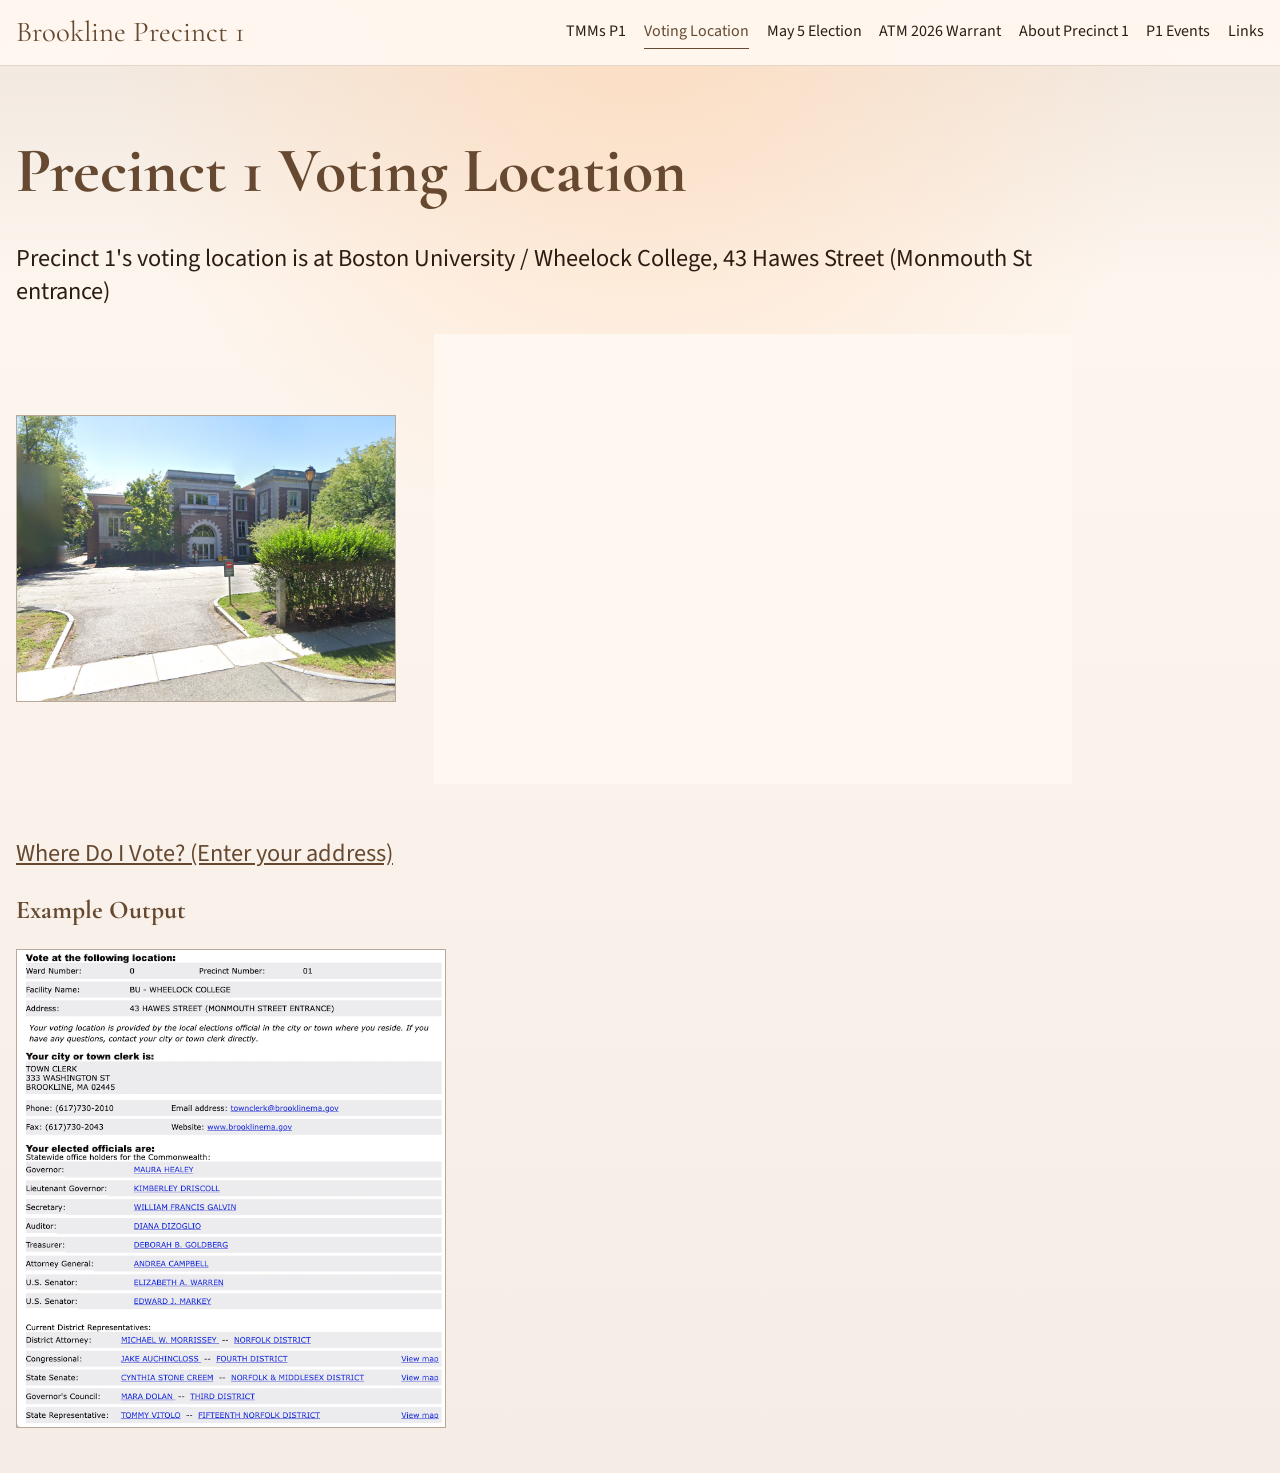
<file: election-information.html>
<!doctype html>
<html lang="en">
  <head>
    <meta charset="utf-8" />
    <meta name="viewport" content="width=device-width, initial-scale=1" />
    <title>Precinct 1 Voting Location | Brookline Precinct 1</title>
    <meta
      name="description"
      content="Voting and election information for Brookline Precinct 1."
    />
    <link rel="preconnect" href="https://fonts.googleapis.com" />
    <link rel="preconnect" href="https://fonts.gstatic.com" crossorigin />
    <link
      href="https://fonts.googleapis.com/css2?family=Cormorant+Garamond:wght@500;600;700&family=Source+Sans+3:wght@400;600;700&display=swap"
      rel="stylesheet"
    />
    <link rel="stylesheet" href="styles.css" />
    <script src="script.js" defer></script>
  </head>
  <body>
    <header class="site-header">
      <div class="site-header__inner">
        <a class="site-brand" href="index.html">
          <span class="site-brand__name">Brookline Precinct 1</span>
        </a>
        <button
          class="menu-toggle"
          type="button"
          data-menu-toggle
          aria-expanded="false"
          aria-controls="site-nav"
        >
          Menu
        </button>
        <nav class="site-nav" id="site-nav" data-site-nav aria-label="Primary">
          <a data-nav-link href="tmms.html">TMMs P1</a>
          <a data-nav-link href="election-information.html">Voting Location</a>
          <a data-nav-link href="may-2026-election.html">May 5 Election</a>
          <a data-nav-link href="warrant-may-2026.html">ATM 2026 Warrant</a>
          <a data-nav-link href="about.html">About Precinct 1</a>
          <a data-nav-link href="events.html">P1 Events</a>
          <a data-nav-link href="links.html">Links</a>
        </nav>
      </div>
    </header>

    <main>
      <section class="page-hero page-hero--compact">
        <div class="page-hero__copy">
          <h1>Precinct 1 Voting Location</h1>
        </div>
      </section>

      <section class="page-section election-page">
        <div class="election-page__content">
          <p class="election-page__location">
            Precinct 1's voting location is at Boston University / Wheelock
            College, 43 Hawes Street (Monmouth St entrance)
          </p>
          <div class="election-page__photo-grid">
            <figure class="election-page__photo">
              <img
                src="assets/43Hawes_MonmouthEntrance.png"
                alt="Entrance to the voting location at 43 Hawes Street on Monmouth Street."
              />
            </figure>
            <div class="election-page__map">
              <iframe
                src="https://www.google.com/maps/embed?pb=!1m18!1m12!1m3!1d10805.109341849777!2d-71.11199498696968!3d42.34375093600959!2m3!1f0!2f0!3f0!3m2!1i1024!2i768!4f13.1!3m3!1m2!1s0x89e379ed649036eb%3A0xe26d6ed14a8fbedd!2s43%20Hawes%20St%2C%20Brookline%2C%20MA%2002446!5e1!3m2!1sen!2sus!4v1774910407053!5m2!1sen!2sus"
                title="Map of 43 Hawes Street, Brookline, Massachusetts"
                width="600"
                height="450"
                style="border: 0"
                allowfullscreen=""
                loading="lazy"
                referrerpolicy="no-referrer-when-downgrade"
              ></iframe>
            </div>
          </div>
          <p class="election-page__where-link election-page__where-link--lookup">
            <a href="https://www.sec.state.ma.us/WhereDoIVoteMA">Where Do I Vote? (Enter your address)</a>
          </p>
          <h2 class="election-page__example-heading">Example Output</h2>
          <figure class="election-page__example">
            <img
              src="assets/P1 election info.png"
              alt="Example output showing Precinct 1 election information lookup results."
            />
          </figure>
        </div>
      </section>
    </main>
  </body>
</html>
</file>
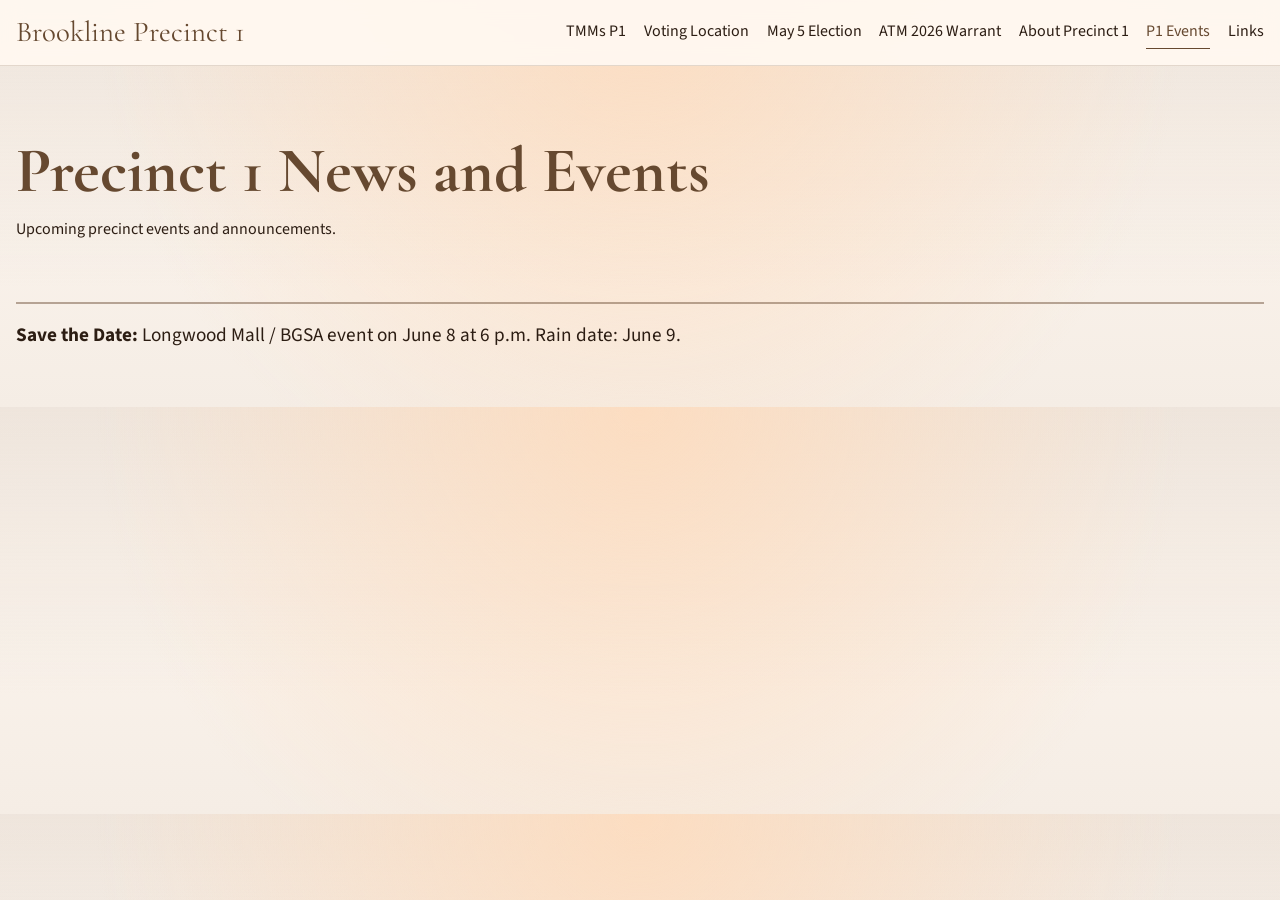
<file: events.html>
<!doctype html>
<html lang="en">
  <head>
    <meta charset="utf-8" />
    <meta name="viewport" content="width=device-width, initial-scale=1" />
    <title>Precinct 1 News and Events | Brookline Precinct 1</title>
    <meta name="description" content="Precinct 1 news and event information for Brookline residents." />
    <link rel="preconnect" href="https://fonts.googleapis.com" />
    <link rel="preconnect" href="https://fonts.gstatic.com" crossorigin />
    <link
      href="https://fonts.googleapis.com/css2?family=Cormorant+Garamond:wght@500;600;700&family=Source+Sans+3:wght@400;600;700&display=swap"
      rel="stylesheet"
    />
    <link rel="stylesheet" href="styles.css" />
    <script src="script.js" defer></script>
  </head>
  <body>
    <header class="site-header">
      <div class="site-header__inner">
        <a class="site-brand" href="index.html">
          <span class="site-brand__name">Brookline Precinct 1</span>
        </a>
        <button class="menu-toggle" type="button" data-menu-toggle aria-expanded="false" aria-controls="site-nav">
          Menu
        </button>
        <nav class="site-nav" id="site-nav" data-site-nav aria-label="Primary">
          <a data-nav-link href="tmms.html">TMMs P1</a>
          <a data-nav-link href="election-information.html">Voting Location</a>
          <a data-nav-link href="may-2026-election.html">May 5 Election</a>
          <a data-nav-link href="warrant-may-2026.html">ATM 2026 Warrant</a>
          <a data-nav-link href="about.html">About Precinct 1</a>
          <a data-nav-link href="events.html">P1 Events</a>
          <a data-nav-link href="links.html">Links</a>
        </nav>
      </div>
    </header>

    <main>
      <section class="page-hero">
        <div class="page-hero__copy">
          <h1>Precinct 1 News and Events</h1>
          <p>Upcoming precinct events and announcements.</p>
        </div>
      </section>

      <section class="page-section">
        <div class="directory-grid">
          <section class="directory-group events-page__listing">
            <ul>
              <li>
                <strong>Save the Date:</strong> Longwood Mall / BGSA event on
                June 8 at 6 p.m.
                Rain date: June 9.
              </li>
            </ul>
          </section>
        </div>
      </section>
    </main>
  </body>
</html>
</file>
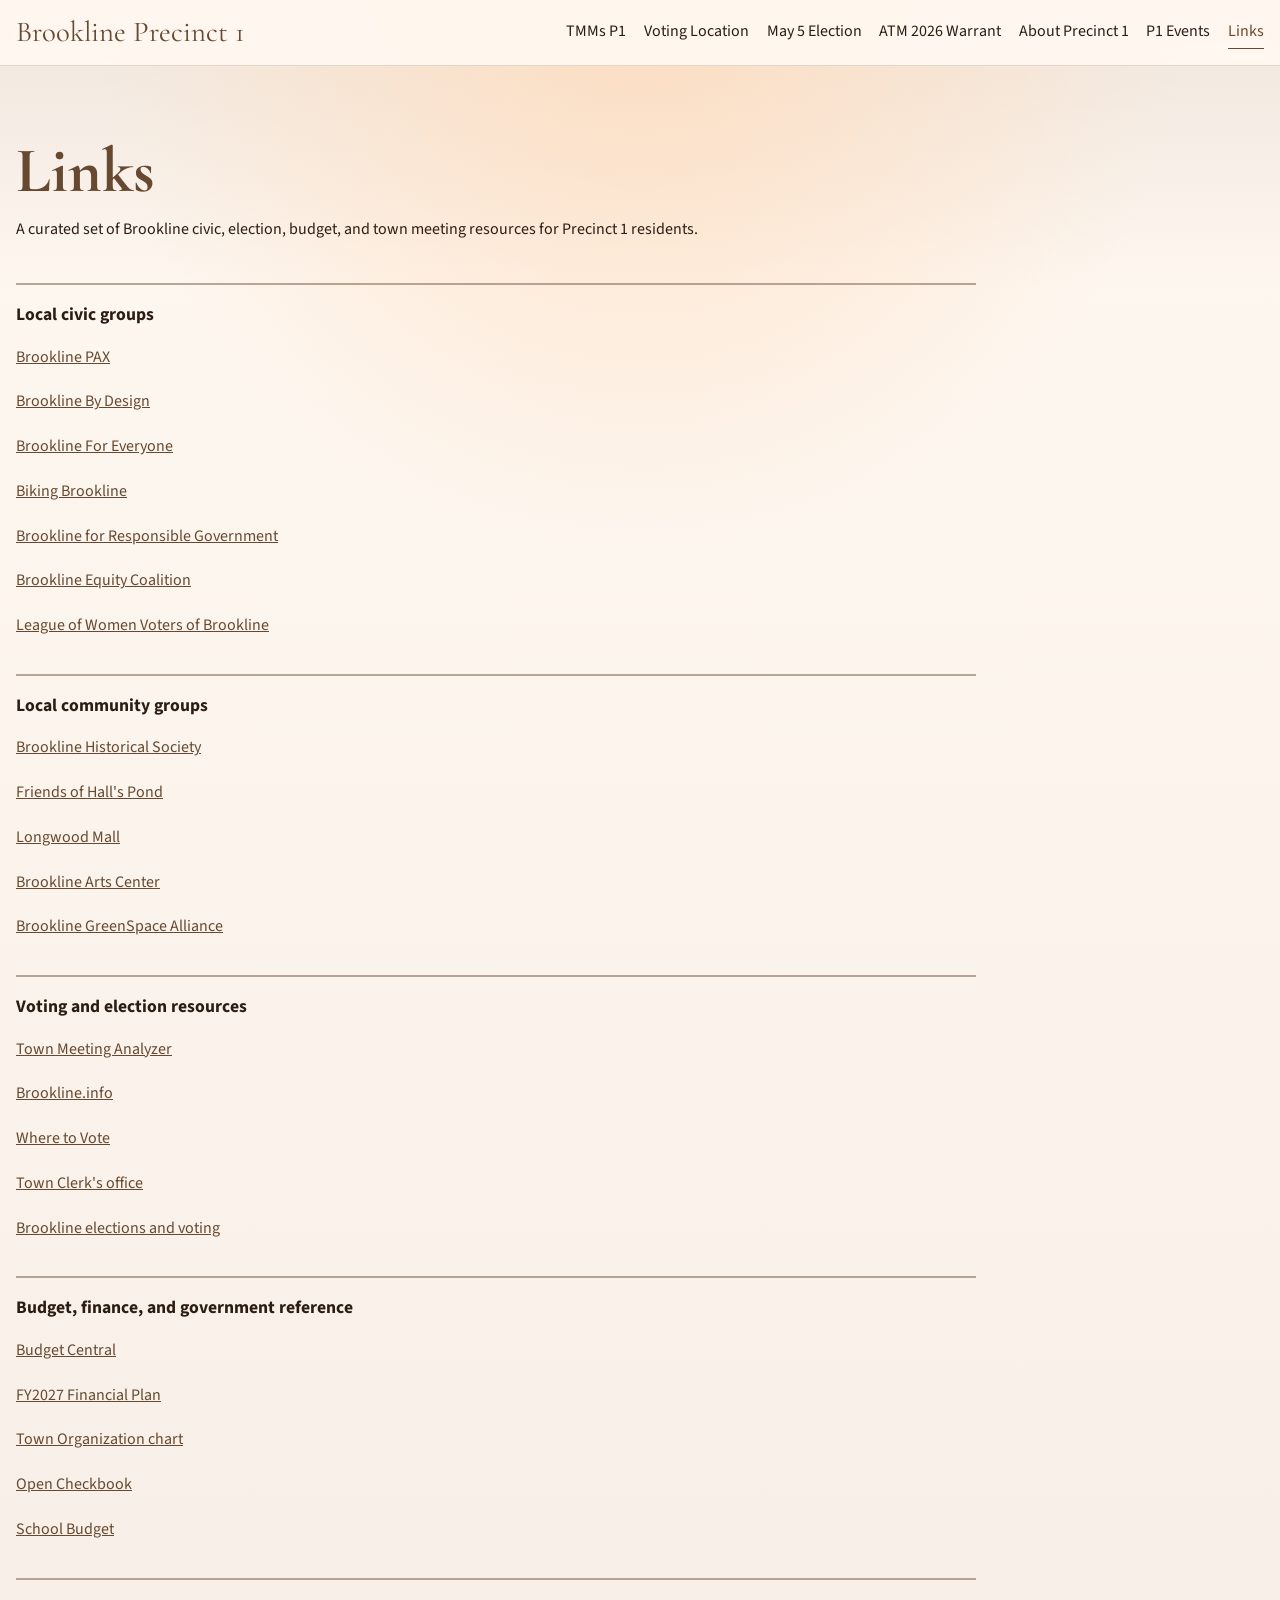
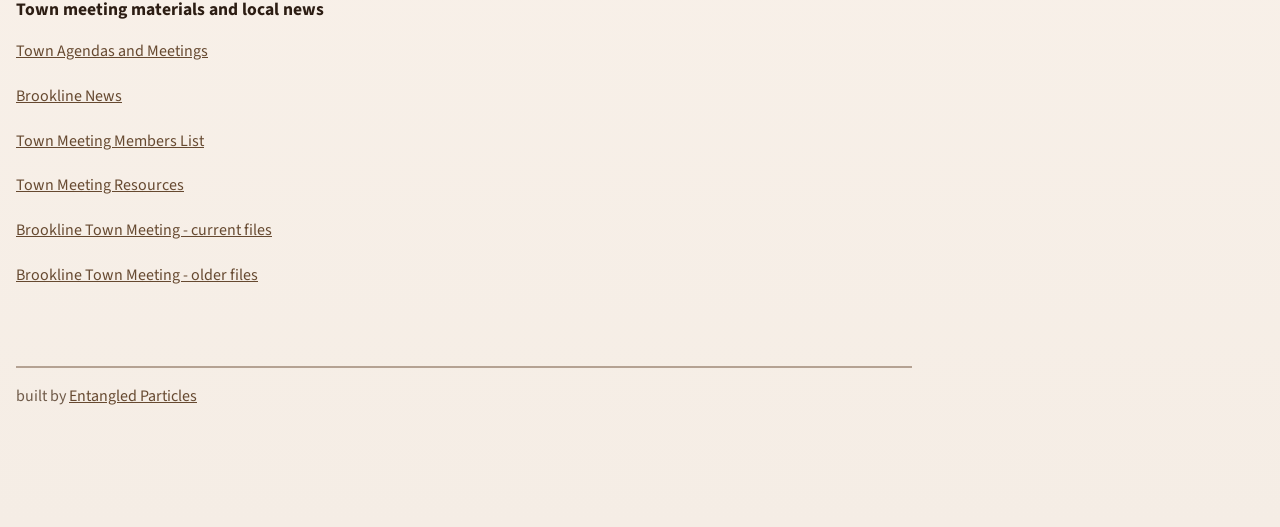
<file: links.html>
<!doctype html>
<html lang="en">
  <head>
    <meta charset="utf-8" />
    <meta name="viewport" content="width=device-width, initial-scale=1" />
    <title>Links | Brookline Precinct 1</title>
    <meta
      name="description"
      content="Local civic and reference links for Brookline Precinct 1."
    />
    <link rel="preconnect" href="https://fonts.googleapis.com" />
    <link rel="preconnect" href="https://fonts.gstatic.com" crossorigin />
    <link
      href="https://fonts.googleapis.com/css2?family=Cormorant+Garamond:wght@500;600;700&family=Source+Sans+3:wght@400;600;700&display=swap"
      rel="stylesheet"
    />
    <link rel="stylesheet" href="styles.css" />
    <script src="script.js" defer></script>
  </head>
  <body class="page-links">
    <header class="site-header">
      <div class="site-header__inner">
        <a class="site-brand" href="index.html">
          <span class="site-brand__name">Brookline Precinct 1</span>
        </a>
        <button
          class="menu-toggle"
          type="button"
          data-menu-toggle
          aria-expanded="false"
          aria-controls="site-nav"
        >
          Menu
        </button>
        <nav class="site-nav" id="site-nav" data-site-nav aria-label="Primary">
          <a data-nav-link href="tmms.html">TMMs P1</a>
          <a data-nav-link href="election-information.html">Voting Location</a>
          <a data-nav-link href="may-2026-election.html">May 5 Election</a>
          <a data-nav-link href="warrant-may-2026.html">ATM 2026 Warrant</a>
          <a data-nav-link href="about.html">About Precinct 1</a>
          <a data-nav-link href="events.html">P1 Events</a>
          <a data-nav-link href="links.html">Links</a>
        </nav>
      </div>
    </header>

    <main>
      <section class="page-hero">
        <div class="page-hero__copy">
          <h1>Links</h1>
          <p>
            A curated set of Brookline civic, election, budget, and town meeting
            resources for Precinct 1 residents.
          </p>
        </div>
      </section>

      <section class="page-section">
        <div class="directory-grid">
          <section class="directory-group">
            <h2>Local civic groups</h2>
            <ul>
              <li><a href="https://brooklinepax.wordpress.com/">Brookline PAX</a></li>
              <li><a href="https://www.brooklinebydesign.com/">Brookline By Design</a></li>
              <li><a href="https://www.brooklineforeveryone.com/">Brookline For Everyone</a></li>
              <li><a href="https://www.bikingbrookline.org/">Biking Brookline</a></li>
              <li><a href="https://www.responsiblebrookline.com/">Brookline for Responsible Government</a></li>
              <li><a href="https://www.brooklineequitycoalition.org/">Brookline Equity Coalition</a></li>
              <li><a href="https://my.lwv.org/massachusetts/brookline">League of Women Voters of Brookline</a></li>
            </ul>
          </section>

          <section class="directory-group">
            <h2>Local community groups</h2>
            <ul>
              <li><a href="https://brooklinehistoricalsociety.org/">Brookline Historical Society</a></li>
              <li><a href="https://friendsofhallspond.org/">Friends of Hall's Pond</a></li>
              <li><a href="https://longwoodmall.org/">Longwood Mall</a></li>
              <li><a href="https://brooklineartscenter.org/">Brookline Arts Center</a></li>
              <li><a href="https://brooklinegreenspace.org/">Brookline GreenSpace Alliance</a></li>
            </ul>
          </section>

          <section class="directory-group">
            <h2>Voting and election resources</h2>
            <ul>
              <li><a href="https://millxing.github.io/TM/TMMvotes.html">Town Meeting Analyzer</a></li>
              <li><a href="https://brookline.info/">Brookline.info</a></li>
              <li><a href="https://www.sec.state.ma.us/WhereDoIVoteMA">Where to Vote</a></li>
              <li><a href="https://www.brooklinema.gov/131/Town-Clerk">Town Clerk's office</a></li>
              <li><a href="https://www.brooklinema.gov/137/Elections-Voting">Brookline elections and voting</a></li>
            </ul>
          </section>

          <section class="directory-group">
            <h2>Budget, finance, and government reference</h2>
            <ul>
              <li><a href="https://www.brooklinema.gov/851/Budget-Central">Budget Central</a></li>
              <li>
                <a
                  href="https://stories.opengov.com/brooklinema/5cf061e0-65c6-428e-be0f-fee5a4848e8f/published/mpRiIYj5M?currentPageId=TOC"
                >
                  FY2027 Financial Plan
                </a>
              </li>
              <li>
                <a
                  href="https://www.brooklinema.gov/DocumentCenter/View/3327/Town-of-Brookline-Organizational-Chart?bidId="
                >
                  Town Organization chart
                </a>
              </li>
              <li><a href="https://stories.opengov.com/brooklinema/published/3gE577bjs">Open Checkbook</a></li>
              <li><a href="https://brooklinema.portal.civicclerk.com/event/14954/files/attachment/10857">School Budget</a></li>
            </ul>
          </section>

          <section class="directory-group">
            <h2>Town meeting materials and local news</h2>
            <ul>
              <li><a href="https://brooklinema.portal.civicclerk.com/">Town Agendas and Meetings</a></li>
              <li><a href="https://brookline.news/">Brookline News</a></li>
              <li><a href="https://www.brooklinema.gov/FormCenter/Town-Meeting-28/Download-List-142">Town Meeting Members List</a></li>
              <li><a href="https://www.brooklinema.gov/3886/Town-Meeting-Resources">Town Meeting Resources</a></li>
              <li><a href="https://www.brooklinema.gov/3599/Current-Town-Meeting-Files">Brookline Town Meeting - current files</a></li>
              <li><a href="https://www.brooklinema.gov/3884/Older-Town-Meeting-Files">Brookline Town Meeting - older files</a></li>
            </ul>
          </section>
        </div>
      </section>

      <section class="page-section page-section--no-divider">
        <p class="page-note">
          built by <a href="https://www.entangledparticles.xyz/">Entangled Particles</a>
        </p>
      </section>
    </main>

    <footer class="site-footer"></footer>
  </body>
</html>
</file>
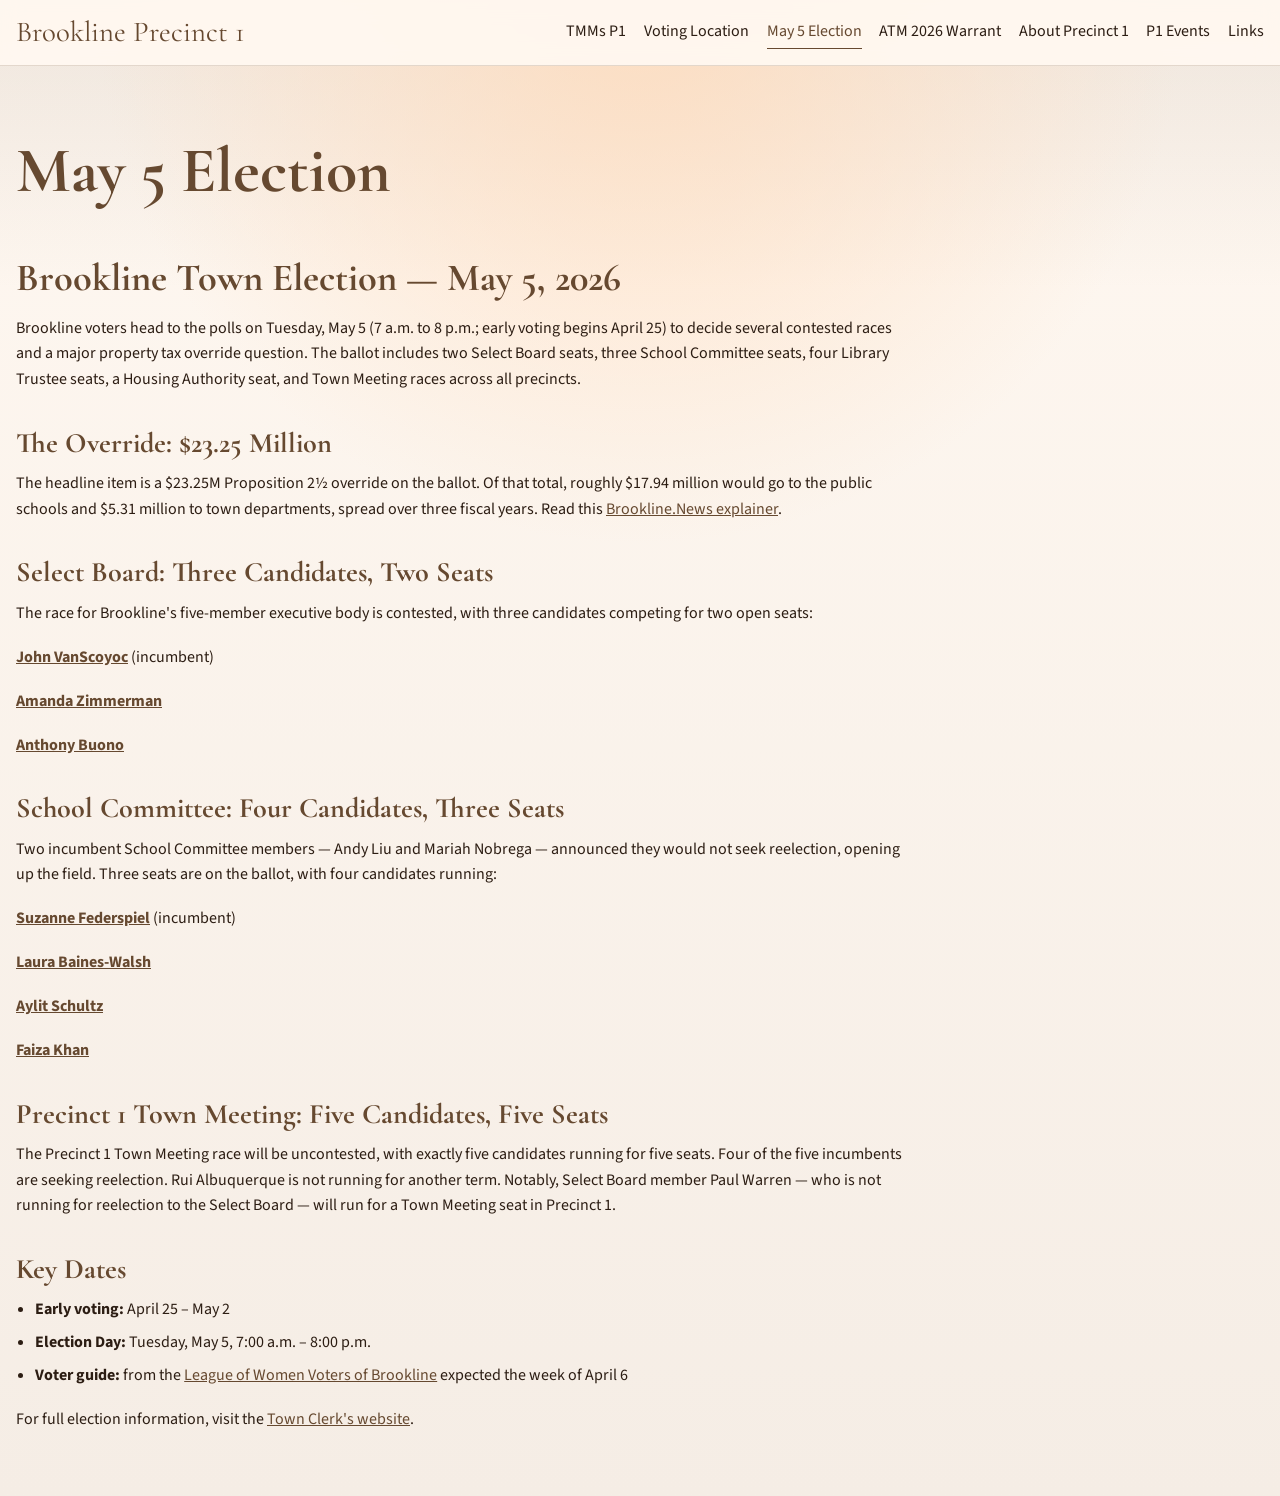
<file: may-2026-election.html>
<!doctype html>
<html lang="en">
  <head>
    <meta charset="utf-8" />
    <meta name="viewport" content="width=device-width, initial-scale=1" />
    <title>May 5 Election | Brookline Precinct 1</title>
    <meta
      name="description"
      content="May 2026 election information for Brookline Precinct 1."
    />
    <link rel="preconnect" href="https://fonts.googleapis.com" />
    <link rel="preconnect" href="https://fonts.gstatic.com" crossorigin />
    <link
      href="https://fonts.googleapis.com/css2?family=Cormorant+Garamond:wght@500;600;700&family=Source+Sans+3:wght@400;600;700&display=swap"
      rel="stylesheet"
    />
    <link rel="stylesheet" href="styles.css" />
    <script src="script.js" defer></script>
  </head>
  <body>
    <header class="site-header">
      <div class="site-header__inner">
        <a class="site-brand" href="index.html">
          <span class="site-brand__name">Brookline Precinct 1</span>
        </a>
        <button
          class="menu-toggle"
          type="button"
          data-menu-toggle
          aria-expanded="false"
          aria-controls="site-nav"
        >
          Menu
        </button>
        <nav class="site-nav" id="site-nav" data-site-nav aria-label="Primary">
          <a data-nav-link href="tmms.html">TMMs P1</a>
          <a data-nav-link href="election-information.html">Voting Location</a>
          <a data-nav-link href="may-2026-election.html">May 5 Election</a>
          <a data-nav-link href="warrant-may-2026.html">ATM 2026 Warrant</a>
          <a data-nav-link href="about.html">About Precinct 1</a>
          <a data-nav-link href="events.html">P1 Events</a>
          <a data-nav-link href="links.html">Links</a>
        </nav>
      </div>
    </header>

    <main>
      <section class="page-hero">
        <div class="page-hero__copy">
          <h1>May 5 Election</h1>
        </div>
      </section>

      <section class="page-section page-section--tight-top">
        <article class="prose-content">
          <h2>Brookline Town Election — May 5, 2026</h2>
          <p>
            Brookline voters head to the polls on Tuesday, May 5 (7 a.m. to 8 p.m.;
            early voting begins April 25) to decide several contested races and a
            major property tax override question. The ballot includes two Select
            Board seats, three School Committee seats, four Library Trustee seats,
            a Housing Authority seat, and Town Meeting races across all precincts.
          </p>

          <h3>The Override: $23.25 Million</h3>
          <p>
            The headline item is a $23.25M Proposition 2&#189; override on the
            ballot. Of that total, roughly $17.94 million would go to the public
            schools and $5.31 million to town departments, spread over three
            fiscal years.
            Read this
            <a href="https://brookline.news/explainer-answering-your-questions-about-brooklines-tax-override/">Brookline.News explainer</a>.
          </p>

          <h3>Select Board: Three Candidates, Two Seats</h3>
          <p>
            The race for Brookline's five-member executive body is contested, with
            three candidates competing for two open seats:
          </p>
          <p>
            <strong><a href="https://www.johnvanscoyoc.com/">John VanScoyoc</a></strong>
            (incumbent)
          </p>
          <p>
            <strong><a href="https://www.amandaforbrookline.com/">Amanda Zimmerman</a></strong>
          </p>
          <p>
            <strong><a href="https://anthonybuono4brookline.com/">Anthony Buono</a></strong>
          </p>

          <h3>School Committee: Four Candidates, Three Seats</h3>
          <p>
            Two incumbent School Committee members — Andy Liu and Mariah Nobrega —
            announced they would not seek reelection, opening up the field. Three
            seats are on the ballot, with four candidates running:
          </p>
          <p>
            <strong><a href="https://www.suzanne4schoolcommittee.org/">Suzanne Federspiel</a></strong>
            (incumbent)
          </p>
          <p>
            <strong><a href="https://www.lauraforschoolcommittee.com/">Laura Baines-Walsh</a></strong>
          </p>
          <p>
            <strong><a href="https://aylitschultz.com/">Aylit Schultz</a></strong>
          </p>
          <p>
            <strong><a href="https://www.facebook.com/faiza4brooklineschools/">Faiza Khan</a></strong>
          </p>

          <h3>Precinct 1 Town Meeting: Five Candidates, Five Seats</h3>
          <p>
            The Precinct 1 Town Meeting race will be uncontested, with exactly
            five candidates running for five seats. Four of the five incumbents
            are seeking reelection. Rui Albuquerque is not running for another
            term. Notably, Select Board member Paul Warren — who is not running
            for reelection to the Select Board — will run for a Town Meeting seat
            in Precinct 1.
          </p>

          <h3>Key Dates</h3>
          <ul>
            <li><strong>Early voting:</strong> April 25 – May 2</li>
            <li><strong>Election Day:</strong> Tuesday, May 5, 7:00 a.m. – 8:00 p.m.</li>
            <li>
              <strong>Voter guide:</strong> from the
              <a href="https://my.lwv.org/massachusetts/brookline">League of Women Voters of Brookline</a>
              expected the week of April 6
            </li>
          </ul>

          <p>
            For full election information, visit the
            <a href="https://www.brooklinema.gov/138/Election-Information">Town Clerk's website</a>.
          </p>
        </article>
      </section>
    </main>
  </body>
</html>
</file>
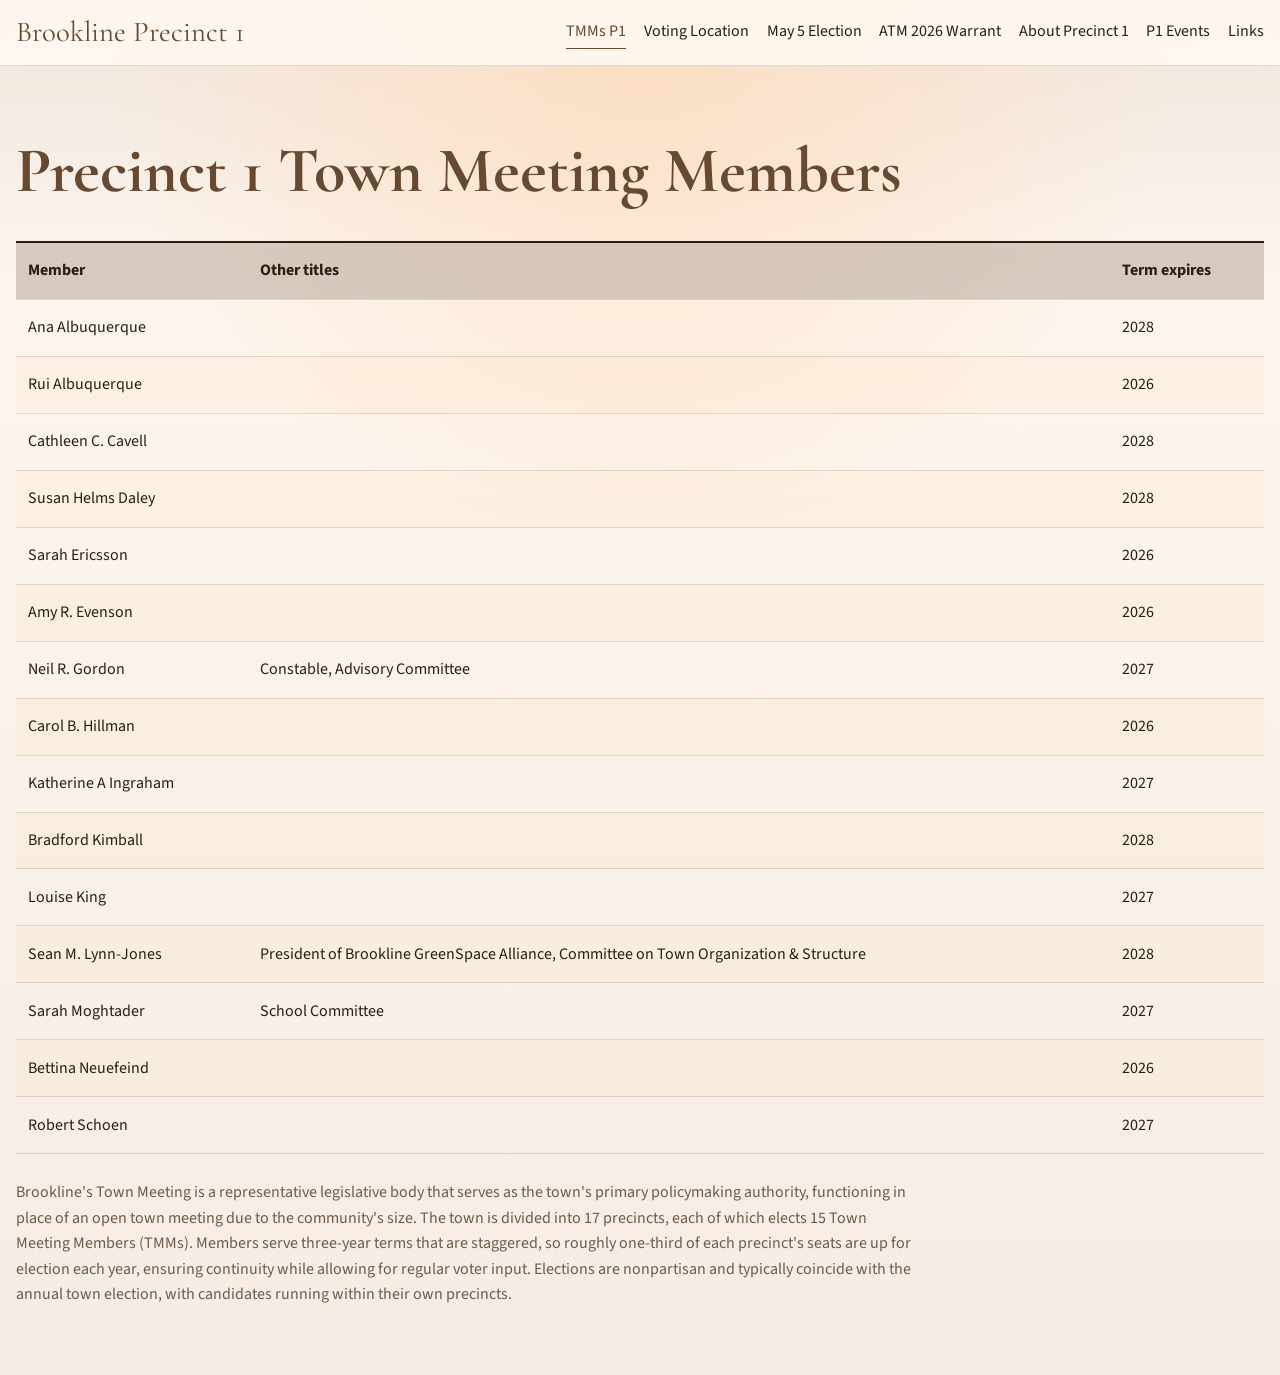
<file: tmms.html>
<!doctype html>
<html lang="en">
  <head>
    <meta charset="utf-8" />
    <meta name="viewport" content="width=device-width, initial-scale=1" />
    <title>TMMs P1 | Brookline Precinct 1</title>
    <meta
      name="description"
      content="Town Meeting Members for Brookline Precinct 1."
    />
    <link rel="preconnect" href="https://fonts.googleapis.com" />
    <link rel="preconnect" href="https://fonts.gstatic.com" crossorigin />
    <link
      href="https://fonts.googleapis.com/css2?family=Cormorant+Garamond:wght@500;600;700&family=Source+Sans+3:wght@400;600;700&display=swap"
      rel="stylesheet"
    />
    <link rel="stylesheet" href="styles.css" />
    <script src="script.js" defer></script>
  </head>
  <body>
    <header class="site-header">
      <div class="site-header__inner">
        <a class="site-brand" href="index.html">
          <span class="site-brand__name">Brookline Precinct 1</span>
        </a>
        <button
          class="menu-toggle"
          type="button"
          data-menu-toggle
          aria-expanded="false"
          aria-controls="site-nav"
        >
          Menu
        </button>
        <nav class="site-nav" id="site-nav" data-site-nav aria-label="Primary">
          <a data-nav-link href="tmms.html">TMMs P1</a>
          <a data-nav-link href="election-information.html">Voting Location</a>
          <a data-nav-link href="may-2026-election.html">May 5 Election</a>
          <a data-nav-link href="warrant-may-2026.html">ATM 2026 Warrant</a>
          <a data-nav-link href="about.html">About Precinct 1</a>
          <a data-nav-link href="events.html">P1 Events</a>
          <a data-nav-link href="links.html">Links</a>
        </nav>
      </div>
    </header>

    <main>
      <section class="page-hero page-hero--compact">
        <div class="page-hero__copy">
          <h1>Precinct 1 Town Meeting Members</h1>
        </div>
      </section>

      <section class="page-section page-section--no-divider page-section--tight-top">
        <table class="member-table">
          <thead>
            <tr>
              <th scope="col">Member</th>
              <th scope="col">Other titles</th>
              <th scope="col">Term expires</th>
            </tr>
          </thead>
          <tbody>
            <tr><td>Ana Albuquerque</td><td></td><td>2028</td></tr>
            <tr><td>Rui Albuquerque</td><td></td><td>2026</td></tr>
            <tr><td>Cathleen C. Cavell</td><td></td><td>2028</td></tr>
            <tr><td>Susan Helms Daley</td><td></td><td>2028</td></tr>
            <tr><td>Sarah Ericsson</td><td></td><td>2026</td></tr>
            <tr><td>Amy R. Evenson</td><td></td><td>2026</td></tr>
            <tr><td>Neil R. Gordon</td><td>Constable, Advisory Committee</td><td>2027</td></tr>
            <tr><td>Carol B. Hillman</td><td></td><td>2026</td></tr>
            <tr><td>Katherine A Ingraham</td><td></td><td>2027</td></tr>
            <tr><td>Bradford Kimball</td><td></td><td>2028</td></tr>
            <tr><td>Louise King</td><td></td><td>2027</td></tr>
            <tr><td>Sean M. Lynn-Jones</td><td>President of Brookline GreenSpace Alliance, Committee on Town Organization &amp; Structure</td><td>2028</td></tr>
            <tr><td>Sarah Moghtader</td><td>School Committee</td><td>2027</td></tr>
            <tr><td>Bettina Neuefeind</td><td></td><td>2026</td></tr>
            <tr><td>Robert Schoen</td><td></td><td>2027</td></tr>
          </tbody>
        </table>
        <p class="section-intro tmms-description">
          Brookline's Town Meeting is a representative legislative body that
          serves as the town's primary policymaking authority, functioning in
          place of an open town meeting due to the community's size. The town
          is divided into 17 precincts, each of which elects 15 Town Meeting
          Members (TMMs). Members serve three-year terms that are staggered, so
          roughly one-third of each precinct's seats are up for election each
          year, ensuring continuity while allowing for regular voter input.
          Elections are nonpartisan and typically coincide with the annual
          town election, with candidates running within their own precincts.
        </p>
      </section>
    </main>
  </body>
</html>
</file>
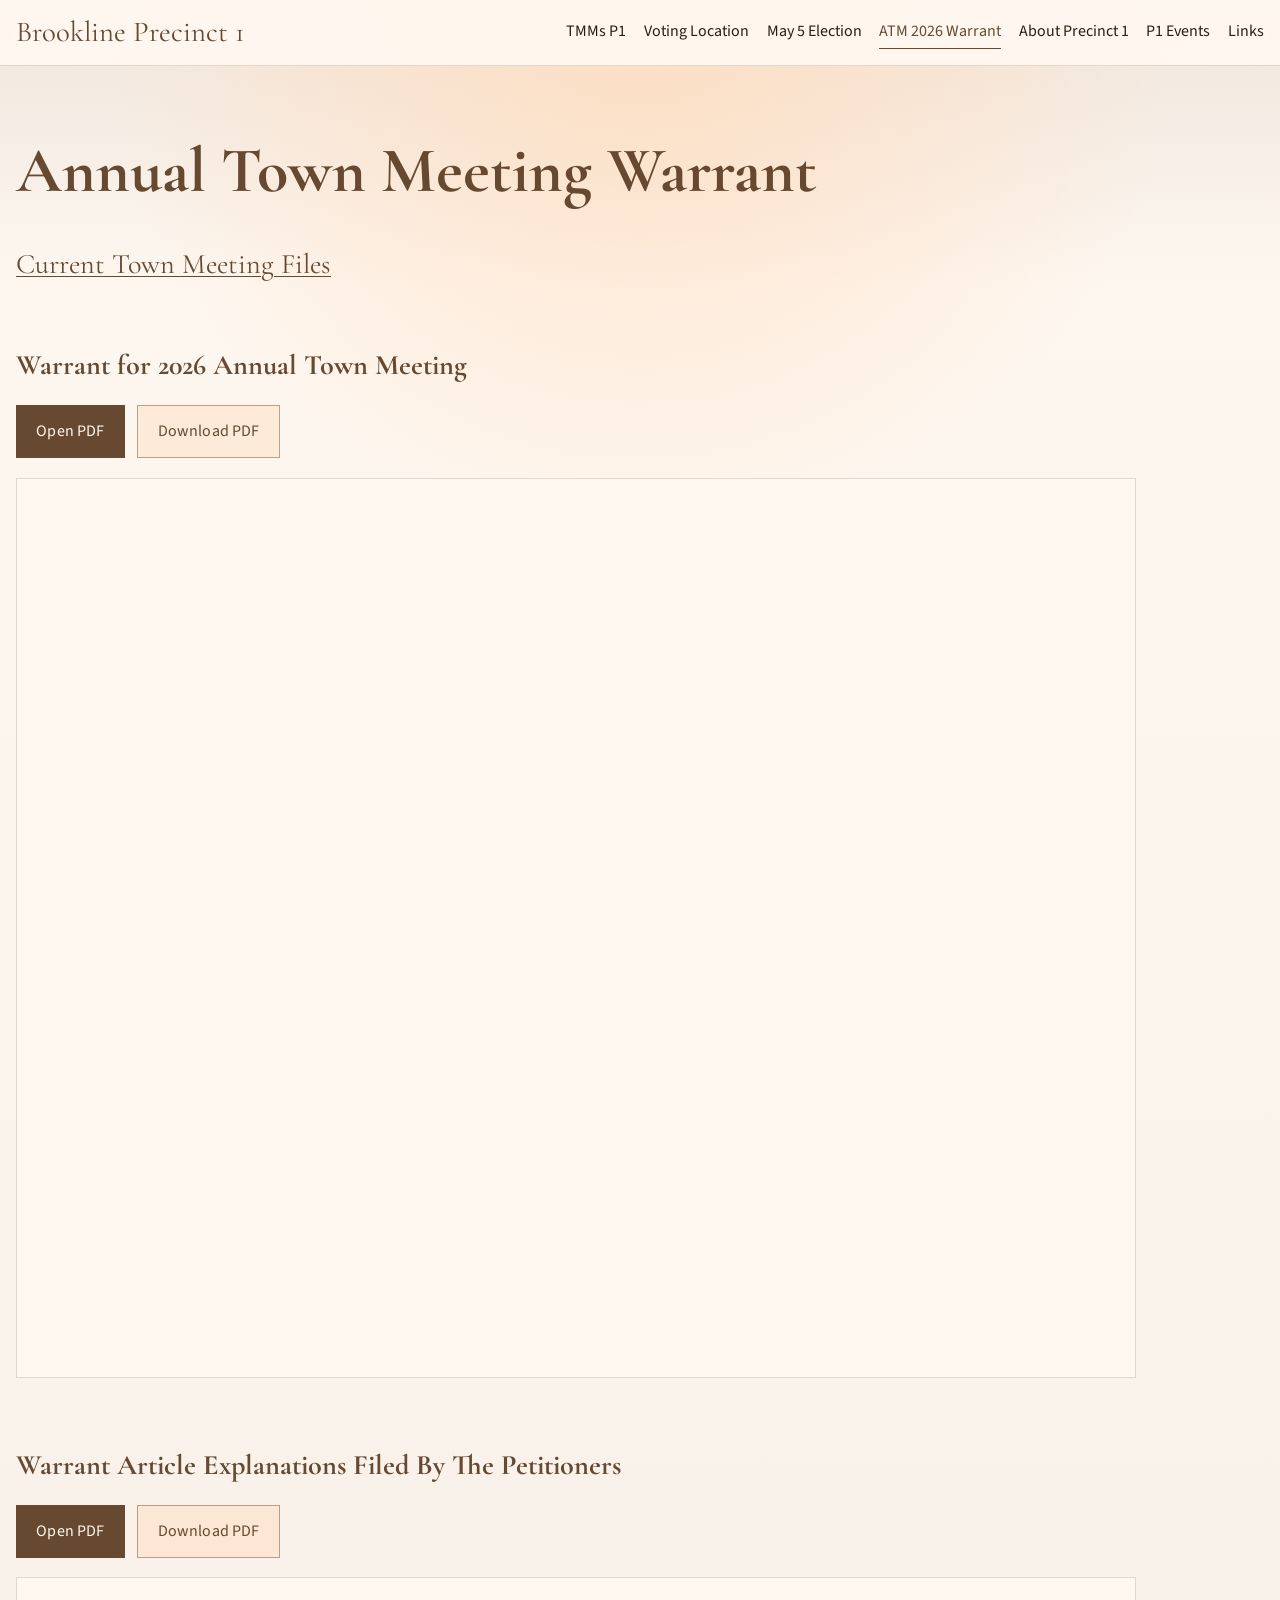
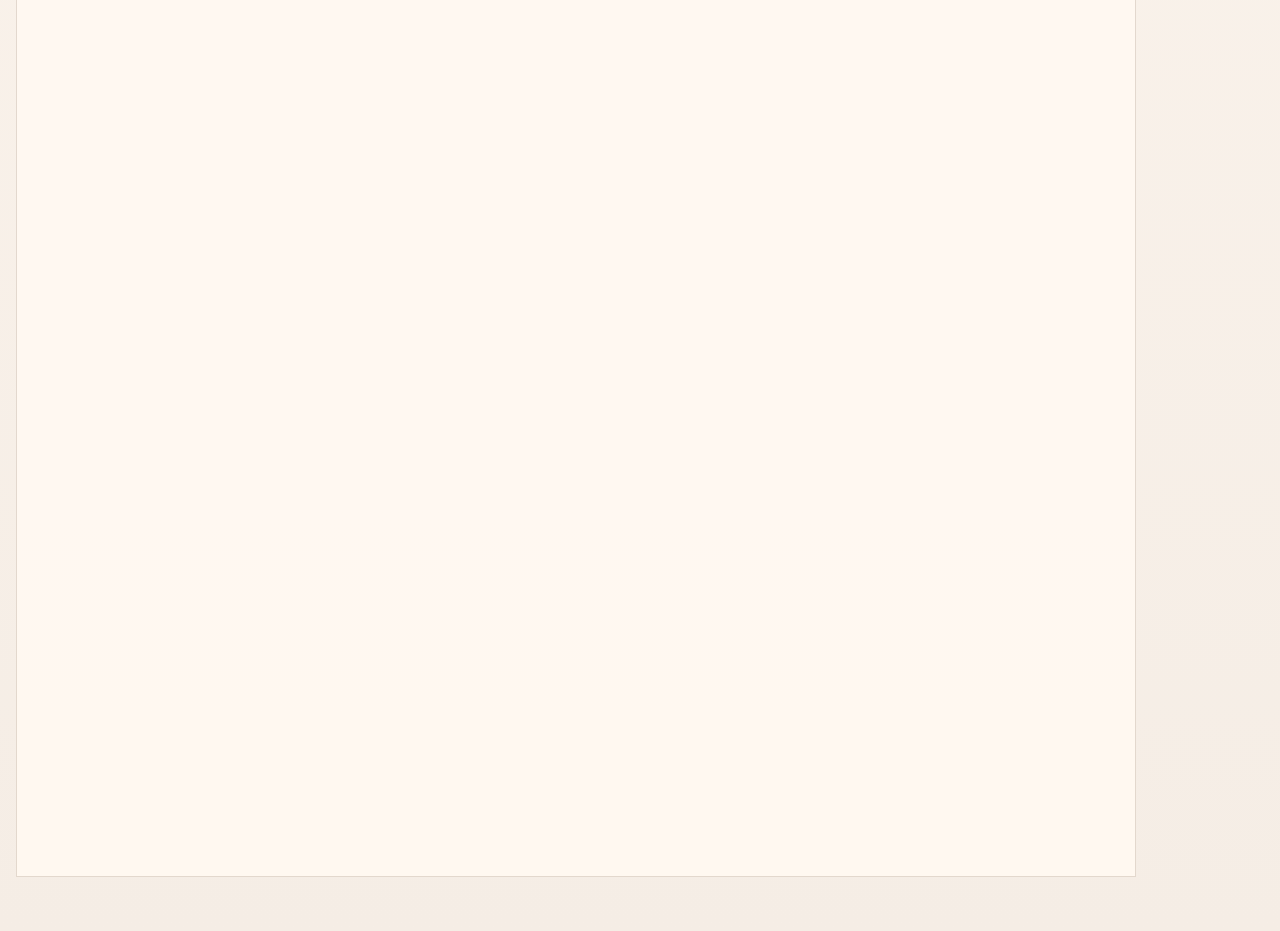
<file: warrant-may-2026.html>
<!doctype html>
<html lang="en">
  <head>
    <meta charset="utf-8" />
    <meta name="viewport" content="width=device-width, initial-scale=1" />
    <title>Annual Town Meeting Warrant | Brookline Precinct 1</title>
    <meta name="description" content="Annual Town Meeting warrant information for Brookline Precinct 1." />
    <link rel="preconnect" href="https://fonts.googleapis.com" />
    <link rel="preconnect" href="https://fonts.gstatic.com" crossorigin />
    <link
      href="https://fonts.googleapis.com/css2?family=Cormorant+Garamond:wght@500;600;700&family=Source+Sans+3:wght@400;600;700&display=swap"
      rel="stylesheet"
    />
    <link rel="stylesheet" href="styles.css" />
    <script src="script.js" defer></script>
  </head>
  <body>
    <header class="site-header">
      <div class="site-header__inner">
        <a class="site-brand" href="index.html">
          <span class="site-brand__name">Brookline Precinct 1</span>
        </a>
        <button class="menu-toggle" type="button" data-menu-toggle aria-expanded="false" aria-controls="site-nav">
          Menu
        </button>
        <nav class="site-nav" id="site-nav" data-site-nav aria-label="Primary">
          <a data-nav-link href="tmms.html">TMMs P1</a>
          <a data-nav-link href="election-information.html">Voting Location</a>
          <a data-nav-link href="may-2026-election.html">May 5 Election</a>
          <a data-nav-link href="warrant-may-2026.html">ATM 2026 Warrant</a>
          <a data-nav-link href="about.html">About Precinct 1</a>
          <a data-nav-link href="events.html">P1 Events</a>
          <a data-nav-link href="links.html">Links</a>
        </nav>
      </div>
    </header>

    <main>
      <section class="page-hero page-hero--compact warrant-page__hero">
        <div class="page-hero__copy">
          <h1>Annual Town Meeting Warrant</h1>
          <p class="warrant-page__hero-link">
            <a href="https://www.brooklinema.gov/3599/Current-Town-Meeting-Files">Current Town Meeting Files</a>
          </p>
        </div>
      </section>

      <section class="page-section warrant-page">
        <div class="warrant-page__content">
          <section class="warrant-page__document-block">
            <h2 class="warrant-page__document-title">Warrant for 2026 Annual Town Meeting</h2>
            <div class="warrant-page__document-actions" aria-label="Warrant for 2026 Annual Town Meeting actions">
              <a class="button-link" href="assets/warrant-2026-atm.pdf" target="_blank" rel="noopener noreferrer">
                Open PDF
              </a>
              <a class="button-link button-link--secondary" href="assets/warrant-2026-atm.pdf" download>
                Download PDF
              </a>
            </div>
            <p class="warrant-page__mobile-note">
              Mobile browsers often handle PDF previews poorly. Use the buttons above to open or download the file.
            </p>
            <iframe
              class="warrant-page__embed"
              src="assets/warrant-2026-atm.pdf"
              title="Warrant for 2026 Annual Town Meeting"
              loading="lazy"
            ></iframe>
          </section>

          <section class="warrant-page__document-block">
            <h2 class="warrant-page__document-title">Warrant Article Explanations Filed By The Petitioners</h2>
            <div
              class="warrant-page__document-actions"
              aria-label="Warrant Article Explanations Filed By The Petitioners actions"
            >
              <a
                class="button-link"
                href="assets/2026-atm-article-explanations.pdf"
                target="_blank"
                rel="noopener noreferrer"
              >
                Open PDF
              </a>
              <a
                class="button-link button-link--secondary"
                href="assets/2026-atm-article-explanations.pdf"
                download
              >
                Download PDF
              </a>
            </div>
            <p class="warrant-page__mobile-note">
              Mobile browsers often handle PDF previews poorly. Use the buttons above to open or download the file.
            </p>
            <iframe
              class="warrant-page__embed"
              src="assets/2026-atm-article-explanations.pdf"
              title="Warrant Article Explanations Filed By The Petitioners"
              loading="lazy"
            ></iframe>
          </section>
        </div>
      </section>
    </main>
  </body>
</html>
</file>
<file: styles.css>
:root {
  --peach: #ffdbbb;
  --greige: #ccbeb1;
  --taupe: #997e67;
  --brown: #664930;
  --content-width: 1360px;
  --measure: 42rem;
  --intro-measure: 56rem;
  --paper: #fff8f1;
  --bg: #f5ede5;
  --band: var(--peach);
  --text: #2c1d13;
  --muted: #6f5a49;
  --accent: var(--taupe);
  --accent-dark: var(--brown);
  --border: rgba(102, 73, 48, 0.18);
  --border-strong: rgba(102, 73, 48, 0.46);
  --accent-wash: rgba(255, 219, 187, 0.68);
  --header-bg: rgba(255, 248, 241, 0.94);
  --surface: rgba(255, 248, 241, 0.88);
  --surface-hover: rgba(255, 219, 187, 0.72);
  --surface-strong: var(--greige);
  --surface-cream: rgba(255, 248, 241, 0.98);
  --shadow-soft: 0 1px 0 rgba(102, 73, 48, 0.08), 0 16px 36px rgba(153, 126, 103, 0.12);
  --focus-ring: rgba(102, 73, 48, 0.3);
}

*,
*::before,
*::after {
  box-sizing: border-box;
}

html {
  scroll-behavior: smooth;
}

body {
  margin: 0;
  font-family: "Source Sans 3", "Trebuchet MS", sans-serif;
  color: var(--text);
  background:
    radial-gradient(circle at top, rgba(255, 219, 187, 0.82), transparent 34rem),
    linear-gradient(180deg, rgba(204, 190, 177, 0.32), transparent 18rem),
    linear-gradient(180deg, var(--paper) 0%, var(--bg) 100%);
  line-height: 1.6;
}

a {
  color: var(--accent-dark);
}

a:hover,
a:focus-visible {
  color: var(--accent);
}

img,
iframe {
  max-width: 100%;
}

.site-shell,
.site-header__inner,
.site-footer,
.page-section,
.hero,
.page-hero {
  width: min(calc(100% - 2rem), var(--content-width));
  margin: 0 auto;
}

.site-header {
  position: sticky;
  top: 0;
  z-index: 20;
  backdrop-filter: blur(10px);
  background: var(--header-bg);
  border-bottom: 1px solid var(--border);
}

.site-header__inner {
  display: flex;
  align-items: center;
  justify-content: space-between;
  gap: 1rem;
  padding: 1rem 0;
}

.site-brand {
  text-decoration: none;
  color: var(--text);
}

.site-brand__name,
.hero h1,
.page-hero h1,
.section-title {
  font-family: "Cormorant Garamond", Georgia, serif;
  color: var(--accent-dark);
}

.site-brand__name {
  display: block;
  font-size: 1.8rem;
  line-height: 1;
  white-space: nowrap;
}

.site-nav {
  display: flex;
  column-gap: 1.1rem;
  row-gap: 0.5rem;
  flex-wrap: wrap;
  align-items: center;
  margin-left: auto;
}

.site-nav a {
  text-decoration: none;
  color: var(--text);
  padding: 0.2rem 0;
  border-bottom: 1px solid transparent;
  white-space: nowrap;
}

.site-nav a[aria-current="page"] {
  color: var(--accent-dark);
  border-bottom-color: var(--accent-dark);
}

.menu-toggle {
  display: none;
  border: 1px solid var(--border);
  border-radius: 0;
  background: var(--surface-cream);
  color: var(--text);
  padding: 0.55rem 0.9rem;
}

.hero,
.page-hero {
  padding: 4.75rem 0 2.2rem;
}

.hero-copy,
blockquote,
.member-table {
  max-width: var(--measure);
}

.hero-copy {
  max-width: var(--intro-measure);
}

.page-hero__copy {
  max-width: none;
}

.hero h1,
.page-hero h1 {
  margin: 0 0 1rem;
  font-size: clamp(2.8rem, 5vw, 4.8rem);
  line-height: 0.92;
}

.hero-actions,
.card-grid,
.map-grid,
.quick-facts,
.directory-grid {
  display: grid;
  gap: 1.5rem;
}

.map-grid,
.quick-facts {
  grid-template-columns: repeat(auto-fit, minmax(300px, 1fr));
}

.quick-facts--stacked {
  grid-template-columns: 1fr;
}

.directory-grid {
  grid-template-columns: 1fr;
}

.hero-copy p,
.page-hero__copy p {
  max-width: var(--intro-measure);
  text-wrap: pretty;
}

.section-intro,
.page-note {
  max-width: var(--intro-measure);
  text-wrap: pretty;
}

.site-footer p {
  max-width: var(--measure);
}

.page-links .page-hero {
  padding-bottom: 1.2rem;
}

.page-hero--compact {
  padding-bottom: 0.75rem;
}

.page-hero--compact .page-hero__copy h1 {
  margin-bottom: 1.35rem;
}

.page-links .page-section {
  padding-top: 0.35rem;
  border-top: 0;
}

.page-links .directory-group {
  max-width: 60rem;
}

.button-link {
  display: inline-flex;
  align-items: center;
  justify-content: center;
  min-height: 44px;
  padding: 0.8rem 1.2rem;
  border: 1px solid var(--accent-dark);
  border-radius: 0;
  background: var(--accent-dark);
  color: var(--paper);
  text-decoration: none;
  letter-spacing: 0.01em;
  white-space: nowrap;
}

.button-link--secondary {
  background: rgba(255, 219, 187, 0.46);
  color: var(--accent-dark);
  border-color: var(--border-strong);
}

.page-section {
  padding: 0.55rem 0 2.8rem;
}

.page-section--no-divider {
  border-top: 0;
}

.page-section--tight-top {
  padding-top: 0.4rem;
}

.section-title {
  margin: 0 0 0.75rem;
  font-size: clamp(2rem, 3vw, 3.1rem);
}

.member-table {
  width: 100%;
  border-collapse: collapse;
  max-width: 100%;
  border-top: 2px solid var(--text);
}

.member-table th,
.member-table td {
  padding: 0.95rem 0.75rem;
  border-bottom: 1px solid var(--border);
  text-align: left;
}

.member-table th {
  background: rgba(204, 190, 177, 0.78);
  font-weight: 700;
  white-space: nowrap;
}

.member-table tr:nth-child(even) td {
  background: rgba(255, 219, 187, 0.2);
}

.site-footer {
  padding: 0.5rem 0 3rem;
  color: var(--muted);
}

.hero-copy,
.page-hero__copy {
  padding: 0;
}

.hero-actions {
  display: flex;
  flex-wrap: wrap;
  gap: 0.85rem;
  margin-top: 1.6rem;
}

.section-intro {
  margin: 0 0 1.4rem;
  color: var(--muted);
}

.tmms-description {
  margin-top: 1.6rem;
}

.prose-content {
  max-width: 56rem;
}

.prose-content h2,
.prose-content h3 {
  font-family: "Cormorant Garamond", Georgia, serif;
  line-height: 1.08;
  color: var(--accent-dark);
}

.prose-content h2 {
  margin: 0 0 1rem;
  font-size: clamp(2rem, 3vw, 3rem);
}

.prose-content h3 {
  margin: 2.2rem 0 0.8rem;
  font-size: clamp(1.55rem, 2.2vw, 2.1rem);
}

.prose-content p,
.prose-content ul {
  margin: 0 0 1.15rem;
  text-wrap: pretty;
}

.prose-content ul {
  padding-left: 1.2rem;
}

.prose-content li + li {
  margin-top: 0.45rem;
}

.home-gallery {
  display: grid;
  grid-template-columns: repeat(auto-fit, minmax(260px, 1fr));
  gap: 1.25rem;
}

.home-gallery__item {
  margin: 0;
}

.home-gallery__item img {
  display: block;
  width: 100%;
  height: 100%;
  min-height: 240px;
  object-fit: cover;
  border: 1px solid var(--border);
  background: var(--band);
}

.hero--home {
  width: 100%;
  padding: 2.8rem 2rem 2.4rem;
  text-align: center;
}

.hero-copy--home {
  max-width: 52rem;
  margin: 0 auto;
}

.hero-copy--home h1 {
  font-size: clamp(2.5rem, 4.4vw, 4rem);
}

.hero-intro {
  margin: 0 auto;
  font-size: clamp(1.02rem, 1.55vw, 1.2rem);
  color: var(--text);
}

.home-page {
  padding-top: 1.25rem;
  padding-bottom: 3.4rem;
}

.home-welcome-panel {
  display: grid;
  gap: 1.35rem;
}

.home-link-grid {
  display: grid;
  grid-template-columns: repeat(3, minmax(0, 1fr));
  justify-content: center;
  gap: 1rem 1rem;
  padding: 0 1.25rem;
  position: relative;
}

.home-link-grid::before,
.home-link-grid::after {
  content: "";
  position: absolute;
  z-index: -1;
  background: linear-gradient(180deg, rgba(255, 240, 225, 0.9), rgba(255, 248, 241, 0.52));
}

.home-link-grid::before {
  inset: 0.2rem 0 5.9rem;
}

.home-link-grid::after {
  left: 18%;
  right: 18%;
  bottom: 0.25rem;
  height: 5.2rem;
}

.home-link-button {
  display: inline-flex;
  align-items: center;
  justify-content: center;
  min-height: 4.5rem;
  padding: 0.85rem 1.4rem;
  border: 2px solid var(--accent-dark);
  border-radius: 1.2rem;
  background: rgba(204, 190, 177, 0.82);
  color: var(--accent-dark);
  text-align: center;
  text-decoration: none;
  font-size: clamp(1.15rem, 1.9vw, 1.35rem);
  line-height: 1.15;
  box-shadow: var(--shadow-soft);
  transition:
    transform 160ms ease,
    background 160ms ease,
    border-color 160ms ease;
}

.home-link-button:hover,
.home-link-button:focus-visible {
  color: var(--accent-dark);
  transform: translateY(-2px);
  background: var(--surface-hover);
  border-color: var(--accent-dark);
}

.home-link-button--featured {
  grid-column: 2;
}

.home-visual-grid {
  display: grid;
  grid-template-columns: repeat(2, minmax(420px, 585px));
  gap: 3.25rem;
  align-items: start;
  width: min(100%, 1240px);
  margin: 2.7rem auto 0;
}

.home-visual {
  margin: 0;
}

.home-visual__trigger {
  display: block;
  width: 100%;
  padding: 0;
  border: 0;
  background: transparent;
  cursor: zoom-in;
}

.home-visual img,
.home-visual__trigger img {
  display: block;
  width: 100%;
  border: 1px solid var(--border-strong);
  background: var(--surface-cream);
}

.home-visual--photo img {
  aspect-ratio: auto;
  object-fit: contain;
}

.home-visual--map {
  align-self: center;
}

.image-lightbox {
  width: min(92vw, 1100px);
  max-width: 1100px;
  padding: 1rem;
  border: 1px solid var(--border-strong);
  background: rgba(255, 248, 241, 0.98);
  box-shadow: 0 24px 60px rgba(44, 29, 19, 0.28);
}

.image-lightbox::backdrop {
  background: rgba(44, 29, 19, 0.68);
}

.image-lightbox__close {
  display: inline-flex;
  align-items: center;
  justify-content: center;
  margin-left: auto;
  margin-bottom: 0.8rem;
  padding: 0.55rem 0.9rem;
  border: 1px solid var(--accent-dark);
  background: var(--surface-cream);
  color: var(--accent-dark);
  font: inherit;
  cursor: pointer;
}

.image-lightbox__image {
  display: block;
  width: 100%;
  max-height: 78vh;
  object-fit: contain;
  border: 1px solid var(--border-strong);
  background: var(--surface-cream);
}

.image-lightbox__caption {
  margin: 0.8rem 0 0;
  color: var(--muted);
}

.election-page__content {
  max-width: 66rem;
}

.events-page__listing {
  font-size: 1.2em;
}

.about-page__content {
  max-width: 78rem;
}

.about-page__article {
  max-width: 60rem;
}

.about-page__article p {
  margin: 0;
  text-wrap: pretty;
}

.about-page__article p + p {
  margin-top: 1.35rem;
}

.image-frame.about-page__figure {
  margin: 2rem 0 0;
  padding-bottom: 2rem;
}

.about-carousel {
  margin-top: 3rem;
  max-width: 78rem;
  padding-top: 1.15rem;
  border-top: 2px solid var(--border-strong);
}

.about-carousel__header {
  max-width: 40rem;
  margin-bottom: 1.25rem;
}

.about-carousel__eyebrow {
  margin: 0 0 0.45rem;
  font-size: 0.82rem;
  letter-spacing: 0.12em;
  text-transform: uppercase;
  color: var(--muted);
}

.about-carousel__title {
  margin: 0;
  font-size: clamp(1.95rem, 3vw, 2.8rem);
  line-height: 0.98;
  font-family: "Cormorant Garamond", Georgia, serif;
  color: var(--accent-dark);
}

.about-carousel__intro {
  margin: 0.65rem 0 0;
  color: var(--muted);
  text-wrap: pretty;
}

.about-carousel__stage {
  min-height: 0;
}

.about-carousel__slide {
  margin: 0;
}

.about-carousel__image-button {
  display: block;
  width: 100%;
  padding: 0;
  border: 1px solid var(--border-strong);
  background:
    linear-gradient(180deg, rgba(255, 248, 241, 0.98), rgba(245, 237, 229, 0.94));
  box-shadow: var(--shadow-soft);
  cursor: zoom-in;
}

.about-carousel__image-button img {
  display: block;
  width: 100%;
  aspect-ratio: 16 / 10;
  object-fit: contain;
  background: transparent;
}

.about-carousel__caption {
  margin-top: 0.95rem;
  color: var(--muted);
  text-wrap: pretty;
}

.about-carousel__controls {
  display: flex;
  align-items: center;
  justify-content: space-between;
  gap: 1rem;
  margin-top: 1rem;
}

.about-carousel__nav {
  display: inline-flex;
  align-items: center;
  justify-content: center;
  min-height: 44px;
  padding: 0.7rem 1rem;
  border: 1px solid var(--border-strong);
  background: var(--surface-cream);
  color: var(--accent-dark);
  font: inherit;
  cursor: pointer;
}

.about-carousel__nav:hover,
.about-carousel__nav:focus-visible {
  background: var(--surface-hover);
}

.about-carousel__status {
  margin: 0;
  color: var(--muted);
  text-align: center;
}

.about-carousel__dots {
  display: flex;
  flex-wrap: wrap;
  justify-content: center;
  gap: 0.6rem;
  margin-top: 1rem;
}

.about-carousel__dot {
  display: inline-flex;
  align-items: center;
  justify-content: center;
  width: 2.4rem;
  height: 2.4rem;
  border: 1px solid var(--border-strong);
  border-radius: 999px;
  background: var(--surface-cream);
  color: var(--accent-dark);
  font: inherit;
  cursor: pointer;
}

.about-carousel__dot.is-active,
.about-carousel__dot:hover,
.about-carousel__dot:focus-visible {
  background: rgba(204, 190, 177, 0.84);
}

.election-page__example-heading {
  margin: 0 0 1.6rem;
  font-size: clamp(1.45rem, 2vw, 1.9rem);
  line-height: 1.1;
  font-family: "Cormorant Garamond", Georgia, serif;
  color: var(--accent-dark);
}

.election-page__location,
.election-page__where-link {
  margin: 0 0 1.55rem;
  font-size: clamp(1.2rem, 1.9vw, 1.85rem);
  line-height: 1.35;
}

.election-page__where-link {
  max-width: 58rem;
}

.election-page__where-link--lookup {
  padding-top: 0.9rem;
}

.election-page__photo-grid {
  display: grid;
  grid-template-columns: minmax(300px, 380px) minmax(320px, 1fr);
  gap: 2.4rem;
  align-items: center;
  margin: 0 0 2.5rem;
}

.election-page__photo,
.election-page__map,
.election-page__example {
  margin: 0;
}

.election-page__photo img,
.election-page__map iframe,
.election-page__example img {
  display: block;
  width: 100%;
  border: 1px solid var(--border-strong);
  background: var(--surface-cream);
}

.election-page__map iframe {
  min-height: 320px;
}

.election-page__example {
  max-width: 430px;
}

.warrant-page__content {
  max-width: 70rem;
  padding-top: 1.2rem;
}

.warrant-page__hero .page-hero__copy h1 {
  margin-bottom: 3rem;
}

.warrant-page__hero-link {
  margin: 0 0 1.9rem;
  font-size: clamp(1.55rem, 2.2vw, 2.1rem);
  line-height: 1.1;
  font-family: "Cormorant Garamond", Georgia, serif;
  color: var(--accent-dark);
}

.warrant-page__hero-link a {
  color: var(--accent-dark);
  text-decoration-line: underline;
  text-decoration-thickness: 1px;
  text-underline-offset: 0.12em;
}

.warrant-page__document-block + .warrant-page__document-block {
  margin-top: 4rem;
}

.warrant-page__document-actions {
  display: flex;
  flex-wrap: wrap;
  gap: 0.8rem;
  margin: 0 0 1rem;
}

.warrant-page__mobile-note {
  display: none;
  margin: 0 0 1rem;
  color: var(--muted);
}

.warrant-page__document-title {
  margin: 0 0 1.5rem;
  font-size: clamp(1.55rem, 2.2vw, 2.1rem);
  line-height: 1.1;
  font-family: "Cormorant Garamond", Georgia, serif;
  color: var(--accent-dark);
}

.warrant-page__embed {
  width: 100%;
  min-height: 900px;
  margin-top: 0.2rem;
  border: 1px solid var(--border);
  background: var(--surface-cream);
}

.map-card,
.fact-panel,
.directory-group {
  padding-top: 1rem;
  border-top: 2px solid var(--border-strong);
}

.map-card h3,
.fact-panel h2,
.directory-group h2,
.link-row__title {
  margin: 0 0 0.95rem;
  font-size: 1.1rem;
}

.link-row__title {
  white-space: nowrap;
}

.map-meta,
.fact-panel p,
.directory-group p,
.link-row__body,
.page-note,
.map-card p {
  color: var(--muted);
}

.map-links,
.resource-list,
.plain-list,
.directory-group ul {
  list-style: none;
  margin: 0;
  padding: 0;
}

.map-links li,
.resource-list li,
.plain-list li,
.directory-group li {
  padding: 0.5rem 0 0.7rem;
}

.map-links li:first-child,
.resource-list li:first-child,
.plain-list li:first-child,
.directory-group li:first-child {
  padding-top: 0;
}

.map-links a,
.resource-list a,
.plain-list a,
.link-row {
  text-decoration: none;
}

.button-link:hover,
.button-link:focus-visible {
  color: var(--paper);
}

.button-link--secondary:hover,
.button-link--secondary:focus-visible {
  color: var(--accent-dark);
  background: rgba(255, 219, 187, 0.78);
}

.resource-list {
  max-width: var(--measure);
}

.resource-list a {
  margin-left: 0.3rem;
}

.link-list {
  border-top: 2px solid var(--border-strong);
}

.link-row {
  display: grid;
  gap: 0.3rem;
  padding: 1rem 0;
  border-bottom: 1px solid var(--border);
  color: inherit;
}

.link-row:hover,
.link-row:focus-visible {
  background: rgba(255, 219, 187, 0.24);
}

.link-row:hover .link-row__title,
.link-row:focus-visible .link-row__title {
  color: var(--accent-dark);
}

.fact-strip {
  display: grid;
  gap: 1rem;
  padding: 1rem 0;
  border-top: 2px solid var(--border-strong);
}

.fact-strip dt {
  font-size: 0.82rem;
  letter-spacing: 0.1em;
  text-transform: uppercase;
  color: var(--muted);
}

.fact-strip dd {
  margin: 0.35rem 0 0;
  font-size: 1.15rem;
}

.image-frame {
  margin: 0;
}

.image-frame img {
  display: block;
  width: 100%;
  max-width: 760px;
  border: 1px solid var(--border-strong);
}

.image-frame figcaption {
  margin-top: 0.75rem;
  color: var(--muted);
  font-size: 0.95rem;
}

.page-note {
  padding-top: 1rem;
  border-top: 2px solid var(--border-strong);
}

.sr-only {
  position: absolute;
  width: 1px;
  height: 1px;
  padding: 0;
  margin: -1px;
  overflow: hidden;
  clip: rect(0, 0, 0, 0);
  white-space: nowrap;
  border: 0;
}

:focus-visible {
  outline: 3px solid var(--focus-ring);
  outline-offset: 3px;
}

@media (max-width: 860px) {
  .menu-toggle {
    display: inline-flex;
  }

  .site-nav {
    display: none;
    width: 100%;
    flex-direction: column;
    align-items: flex-start;
    padding-top: 0.75rem;
    margin-left: 0;
  }

  .site-nav.is-open {
    display: flex;
  }

  .site-header__inner {
    flex-wrap: wrap;
  }

  .site-nav a {
    padding: 0.2rem 0;
  }

  .home-link-grid {
    grid-template-columns: repeat(2, minmax(0, 1fr));
    gap: 0.95rem;
    padding: 0;
  }

  .home-link-grid::before {
    inset: 0.15rem 0 5.2rem;
  }

  .home-link-grid::after {
    left: 10%;
    right: 10%;
    height: 4.6rem;
  }

  .home-link-button--featured {
    grid-column: 1 / -1;
    width: min(100%, 18rem);
    justify-self: center;
  }

  .home-visual-grid {
    grid-template-columns: 1fr;
    gap: 1.6rem;
    margin-top: 2rem;
  }

  .home-visual--photo img {
    aspect-ratio: auto;
  }

  .election-page__photo-grid {
    grid-template-columns: 1fr;
    gap: 1.25rem;
    max-width: 100%;
  }

  .about-carousel__image-button img {
    aspect-ratio: 4 / 3;
  }

  .warrant-page__embed {
    min-height: 640px;
  }
}

@media (max-width: 640px) {
  .warrant-page__mobile-note {
    display: block;
  }

  .warrant-page__embed {
    display: none;
  }

  .hero--home {
    padding: 2.2rem 1rem 1.9rem;
  }

  .home-link-grid {
    grid-template-columns: 1fr;
  }

  .home-link-grid::before,
  .home-link-grid::after {
    display: none;
  }

  .home-link-button--featured {
    grid-column: auto;
    width: 100%;
  }

  .about-carousel__controls {
    flex-wrap: wrap;
    justify-content: center;
  }

  .about-carousel__status {
    width: 100%;
  }
}
</file>
